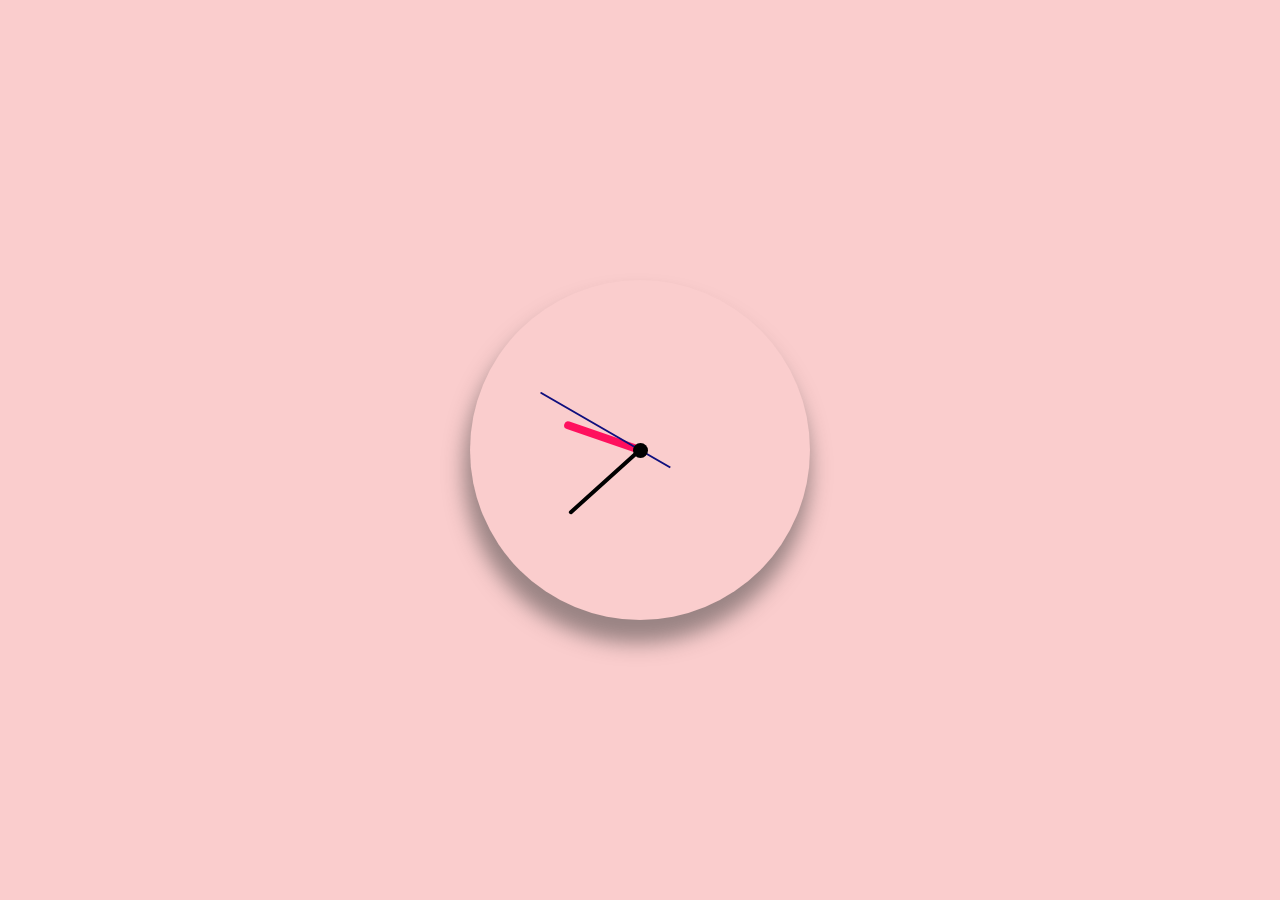
<file: index.html>
<!DOCTYPE html>
<html lang="en">
  <head>
    <meta charset="UTF-8" />
    <meta name="viewport" content="width=device-width, initial-scale=1.0" />
    <meta name="author" content="Karimova Sevinch" />
     <link
      rel="shortcut icon"
      href="https://w7.pngwing.com/pngs/857/523/png-transparent-beach-rose-red-red-roses-leaf-floribunda-poster.png"
      type="image/x-icon"
    />
    <link rel="stylesheet" href="./css/hour.css" />
   
    <title>Soat</title>
  </head>
  <body>
    <div class="container center">
      <div class="clock_hour center">
        <div class="hour">
          <div class="hr" id="hr"></div>
        </div>
        <div class="min">
          <div class="mn" id="mn"></div>
        </div>
        <div class="sec">
          <div class="sc" id="sc"></div>
        </div>
      </div>
    </div>

    <script src="./js/main.js"></script>
  </body>
</html>
</file>
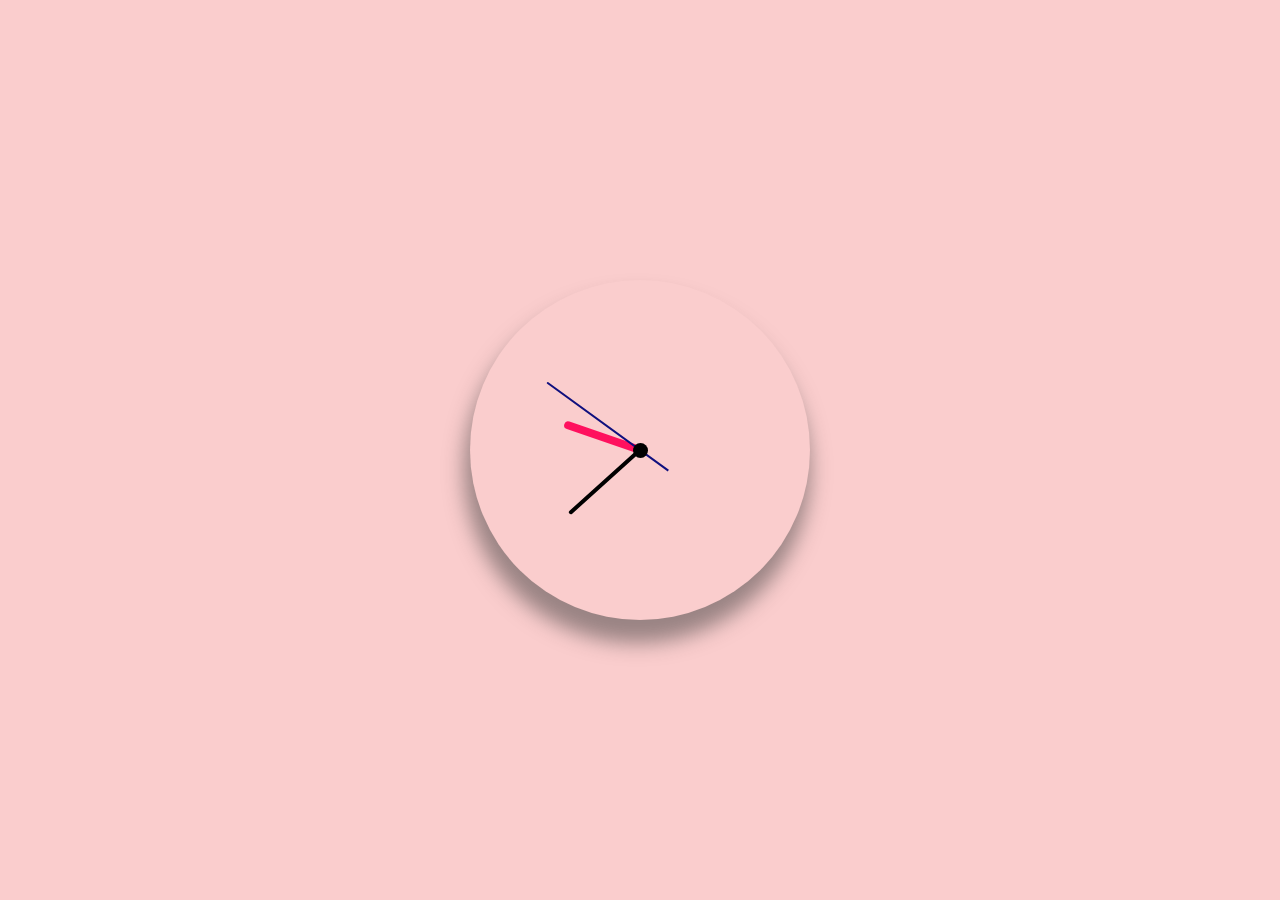
<file: time.html>
<!DOCTYPE html>
<html lang="en">
  <head>
    <meta charset="UTF-8" />
    <meta name="viewport" content="width=device-width, initial-scale=1.0" />
    <meta name="author" content="Karimova Sevinch" />
    <link rel="stylesheet" href="./css/hour.css" />
    <title>Soat</title>
  </head>
  <body>
    <div class="container center">
      <div class="clock_hour center">
        <div class="hour">
          <div class="hr" id="hr"></div>
        </div>
        <div class="min">
          <div class="mn" id="mn"></div>
        </div>
        <div class="sec">
          <div class="sc" id="sc"></div>
        </div>
      </div>
    </div>

    <script src="./js/main.js"></script>
  </body>
</html>
</file>
<file: css/hour.css>
html,
body {
  height: 100%;
  background-color: #facdcd;
}
* {
  margin: 0px;
  padding: 0px;
  box-sizing: border-box;
}
.center {
  display: flex;
  justify-content: center;
  align-items: center;
}

.container {
  margin: 0px auto;
  max-width: 1200px;
  padding-inline-start: 0px 15px;
  min-height: 100vh;
}
.clock_hour {
  width: 340px;
  height: 340px;
  background-image: url("https://png.pngtree.com/png-clipart/20220708/ourmid/pngtree-clock-face-no-hand-berkshire-swash-font-big-number-png-image_5778584.png");
  background-size: cover;
  background-position: top;
  border-radius: 50%;
  box-shadow: -3px 20px 20px 3px rgba(59, 59, 59, 0.5);
}

.clock_hour::before {
  content: " ";
  position: absolute;
  width: 15px;
  height: 15px;
  background-color: #000;
  border-radius: 50%;
  z-index: 10000;
}
.clock_hour .hour,
.clock_hour .min,
.clock_hour .sec {
  position: absolute;
}
.clock_hour .hour,
.hr {
  width: 160px;
  height: 160px;
}
.clock_hour .min,
.mn {
  width: 190px;
  height: 190px;
}
.clock_hour .sec,
.sc {
  width: 230px;
  height: 230px;
}
.hr,
.mn,
.sc {
  display: flex;
  justify-content: center;
  /* align-items: center;
   */
  position: absolute;
  border-radius: 50%;
}
.hr::before {
  content: " ";
  position: absolute;
  width: 8px;
  height: 80px;
  background-color: #ff105e;
  z-index: 10;
  border-radius: 6px 6px 0px 0px;
}
.mn::before {
  content: " ";
  position: absolute;
  width: 4px;
  height: 90px;
  background-color: #000;
  z-index: 11;
  border-radius: 6px 6px 0px 0px;
}
.sc::before {
  content: " ";
  position: absolute;
  width: 2px;
  height: 150px;
  background-color: rgb(15, 15, 126);
  z-index: 12;
  border-radius: 6px 6px 0px 0px;
}
</file>
